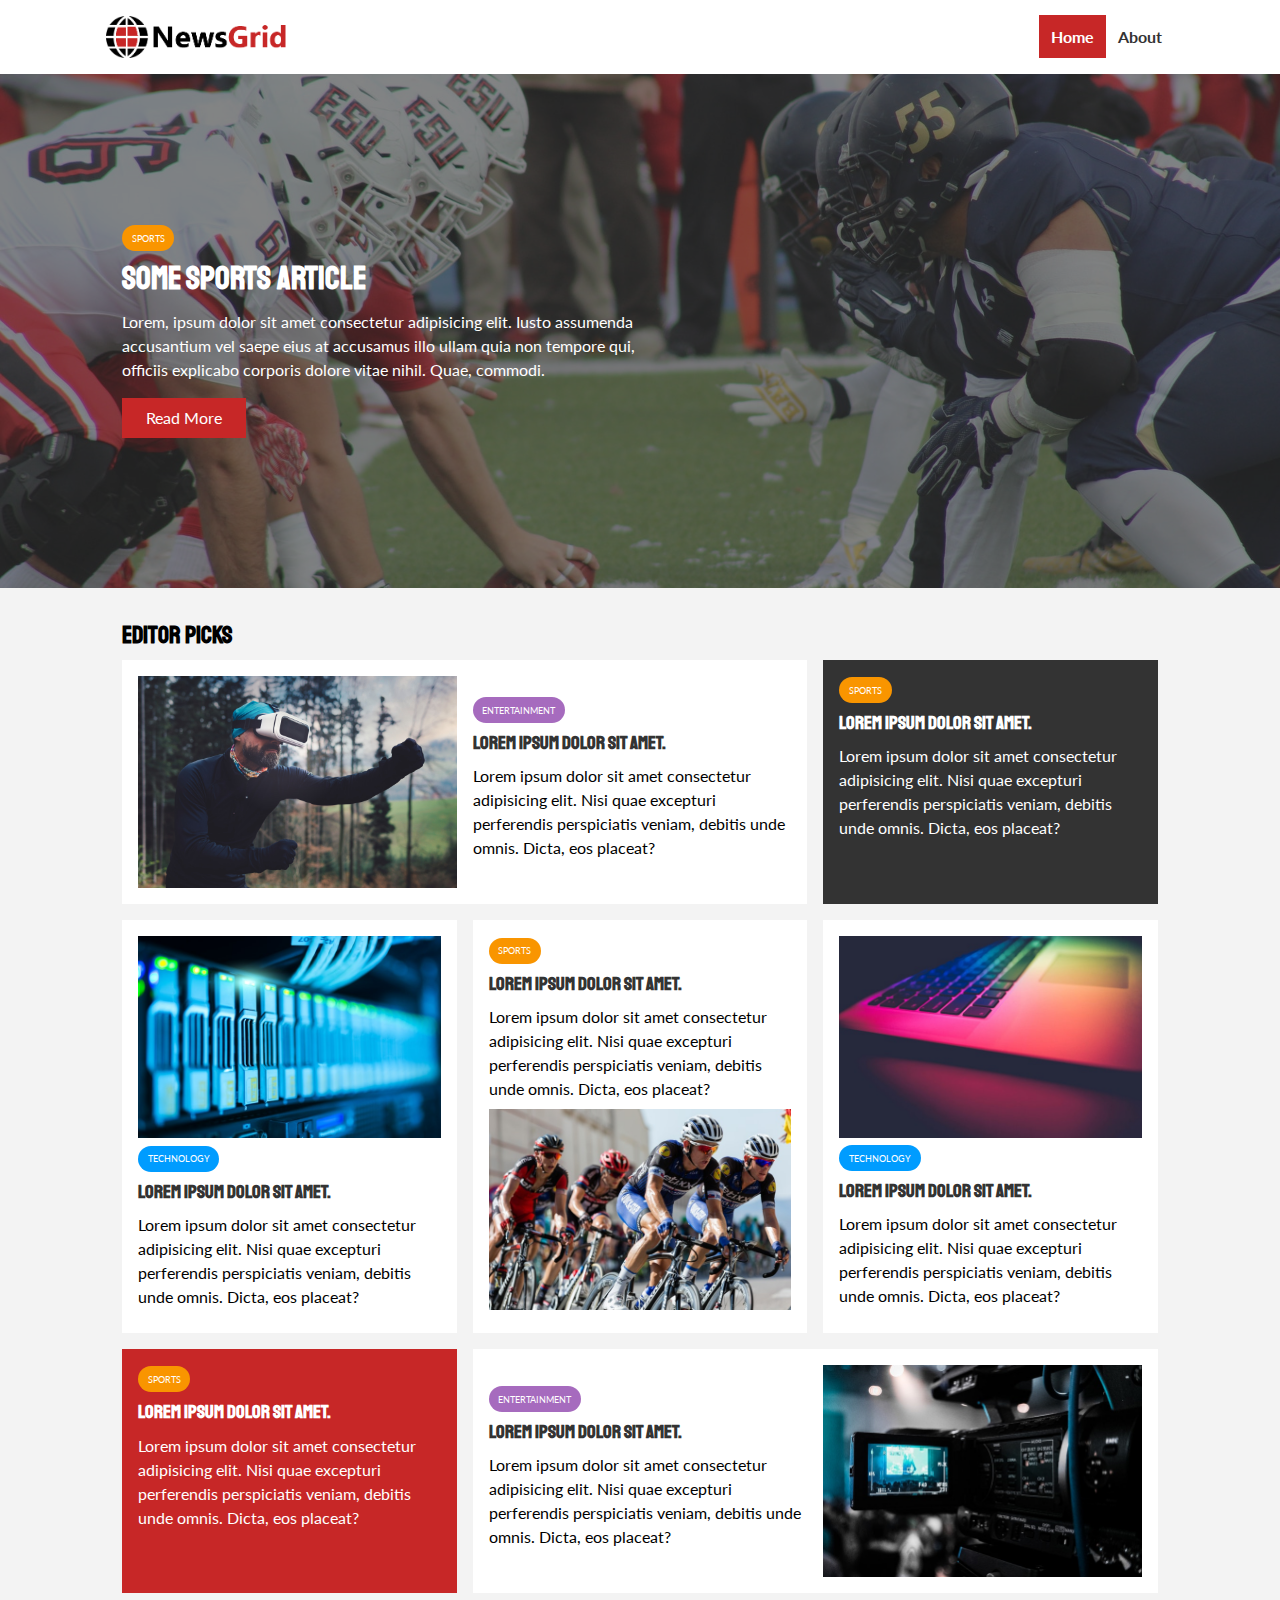
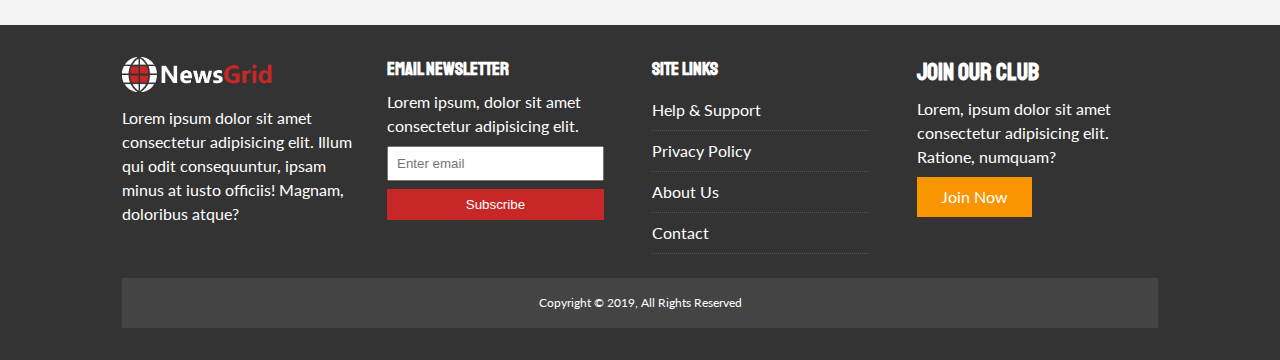
<file: index.html>
<!DOCTYPE html>
<html lang="en">

<head>
    <meta charset="UTF-8">
    <meta name="viewport" content="width=device-width, initial-scale=1.0">
    <meta http-equiv="X-UA-Compatible" content="ie=edge">
    <link rel="stylesheet" href="https://use.fontawesome.com/releases/v5.7.2/css/all.css" integrity="sha384-fnmOCqbTlWIlj8LyTjo7mOUStjsKC4pOpQbqyi7RrhN7udi9RwhKkMHpvLbHG9Sr"
        crossorigin="anonymous">

    <link href="https://fonts.googleapis.com/css?family=Lato|Staatliches" rel="stylesheet">
    <link rel="stylesheet" href="css/style.css">
    <link rel="stylesheet" media="screen and (max-width: 768px)" href="css/mobile.css">
    <link rel="shortcut icon" type="image/x-icon" href="favicon.ico">
    <title>News Grid | Latest News</title>
</head>

<body>
    <nav id="main-nav">
        <div class="container">
            <img src="img/logo.png" alt="NewsGrid" class="logo">
            <div class="social">
                <a href="http://facebook.com" target="_blank"><i class="fab fa-facebook fa-2x"></i></a>
                <a href="http://twitter.com" target="_blank"><i class="fab fa-twitter fa-2x"></i></a>
                <a href="http://instagram.com" target="_blank"><i class="fab fa-instagram fa-2x"></i></a>
                <a href="http://youtube.com" target="_blank"><i class="fab fa-youtube fa-2x"></i></a>
            </div>

            <ul>
                <li><a href="index.html" class="current">Home</a></li>
                <li><a href="about.html">About</a></li>
            </ul>
        </div>
    </nav>

    <!-- Showcase -->
    <header id="showcase">
        <div class="container">
            <div class="showcase-container">
                <div class="showcase-content">
                    <div class="category category-sports">Sports</div>
                    <h1>Some Sports Article</h1>
                    <p>Lorem, ipsum dolor sit amet consectetur adipisicing elit. Iusto assumenda accusantium
                        vel saepe eius at accusamus illo ullam quia non tempore qui, officiis explicabo
                        corporis dolore vitae nihil. Quae, commodi.</p>
                    <a href="article.html" class="btn btn-primary">Read More</a>
                </div>
            </div>
        </div>
    </header>

    <!-- Home Articles -->
    <section id="home-articles" class="py-2">
        <div class="container">
            <h2>Editor Picks</h2>
            <div class="articles-container">
                <article class="card">
                    <img src="img/articles/ent1.jpg" alt="">
                    <div>
                        <div class="category category-ent">Entertainment</div>
                        <h3>
                            <a href="article.html">Lorem ipsum dolor sit amet.</a>
                        </h3>
                        <p>Lorem ipsum dolor sit amet consectetur adipisicing elit. Nisi quae excepturi
                            perferendis perspiciatis veniam, debitis unde omnis. Dicta, eos placeat?</p>
                    </div>
                </article>
                <article class="card bg-dark">
                    <div class="category category-sports">Sports</div>
                    <h3>
                        <a href="article.html">Lorem ipsum dolor sit amet.</a>
                    </h3>
                    <p>Lorem ipsum dolor sit amet consectetur adipisicing elit. Nisi quae excepturi
                        perferendis perspiciatis veniam, debitis unde omnis. Dicta, eos placeat?</p>
                </article>
                <article class="card">
                    <img src="img/articles/tech1.jpg" alt="">
                    <div class="category category-tech">Technology</div>
                    <h3>
                        <a href="article.html">Lorem ipsum dolor sit amet.</a>
                    </h3>
                    <p>Lorem ipsum dolor sit amet consectetur adipisicing elit. Nisi quae excepturi
                        perferendis perspiciatis veniam, debitis unde omnis. Dicta, eos placeat?</p>
                </article>
                <article class="card">
                    <div class="category category-sports">Sports</div>
                    <h3>
                        <a href="article.html">Lorem ipsum dolor sit amet.</a>
                    </h3>
                    <p>Lorem ipsum dolor sit amet consectetur adipisicing elit. Nisi quae excepturi
                        perferendis perspiciatis veniam, debitis unde omnis. Dicta, eos placeat?</p>
                    <img src="img/articles/sports1.jpg" alt="">
                </article>
                <article class="card">
                    <img src="img/articles/tech2.jpg" alt="">
                    <div class="category category-tech">Technology</div>
                    <h3>
                        <a href="article.html">Lorem ipsum dolor sit amet.</a>
                    </h3>
                    <p>Lorem ipsum dolor sit amet consectetur adipisicing elit. Nisi quae excepturi
                        perferendis perspiciatis veniam, debitis unde omnis. Dicta, eos placeat?</p>
                </article>
                <article class="card bg-primary">
                    <div class="category category-sports">Sports</div>
                    <h3>
                        <a href="article.html">Lorem ipsum dolor sit amet.</a>
                    </h3>
                    <p>Lorem ipsum dolor sit amet consectetur adipisicing elit. Nisi quae excepturi
                        perferendis perspiciatis veniam, debitis unde omnis. Dicta, eos placeat?</p>
                </article>
                <article class="card">
                    <div>
                        <div class="category category-ent">Entertainment</div>
                        <h3>
                            <a href="article.html">Lorem ipsum dolor sit amet.</a>
                        </h3>
                        <p>Lorem ipsum dolor sit amet consectetur adipisicing elit. Nisi quae excepturi
                            perferendis perspiciatis veniam, debitis unde omnis. Dicta, eos placeat?</p>
                    </div>
                    <img src="img/articles/ent2.jpg" alt="">
                </article>
            </div>
        </div>
    </section>

    <!-- Footer -->
    <footer id="main-footer" class="py-2">
        <div class="container footer-container">
            <div>
                <img src="img/logo_light.png" alt="NewsGrid">
                <p>Lorem ipsum dolor sit amet consectetur adipisicing elit. Illum qui odit consequuntur,
                    ipsam
                    minus at iusto officiis! Magnam, doloribus atque?</p>
            </div>


            <div>
                <h3>Email Newsletter</h3>
                <p>Lorem ipsum, dolor sit amet consectetur adipisicing elit.</p>
                <form name="contact" method="POST" data-netlify="true">
                    <input type="email" name="email" placeholder="Enter email">
                    <input type="submit" value="Subscribe" class="btn btn-primary">
                </form>
            </div>

            <div>
                <h3>Site Links</h3>
                <ul class="list">
                    <li><a href="#">Help & Support</a></li>
                    <li><a href="#">Privacy Policy</a></li>
                    <li><a href="#">About Us</a></li>
                    <li><a href="#">Contact</a></li>
                </ul>
            </div>

            <div>
                <h2>Join Our Club</h2>
                <p>Lorem, ipsum dolor sit amet consectetur adipisicing elit. Ratione, numquam?</p>
                <a href="#" class="btn btn-secondary">Join Now</a>
            </div>

            <div>
                <p>Copyright &copy; 2019, All Rights Reserved</p>
            </div>

        </div>
    </footer>

</body>

</html>
</file>
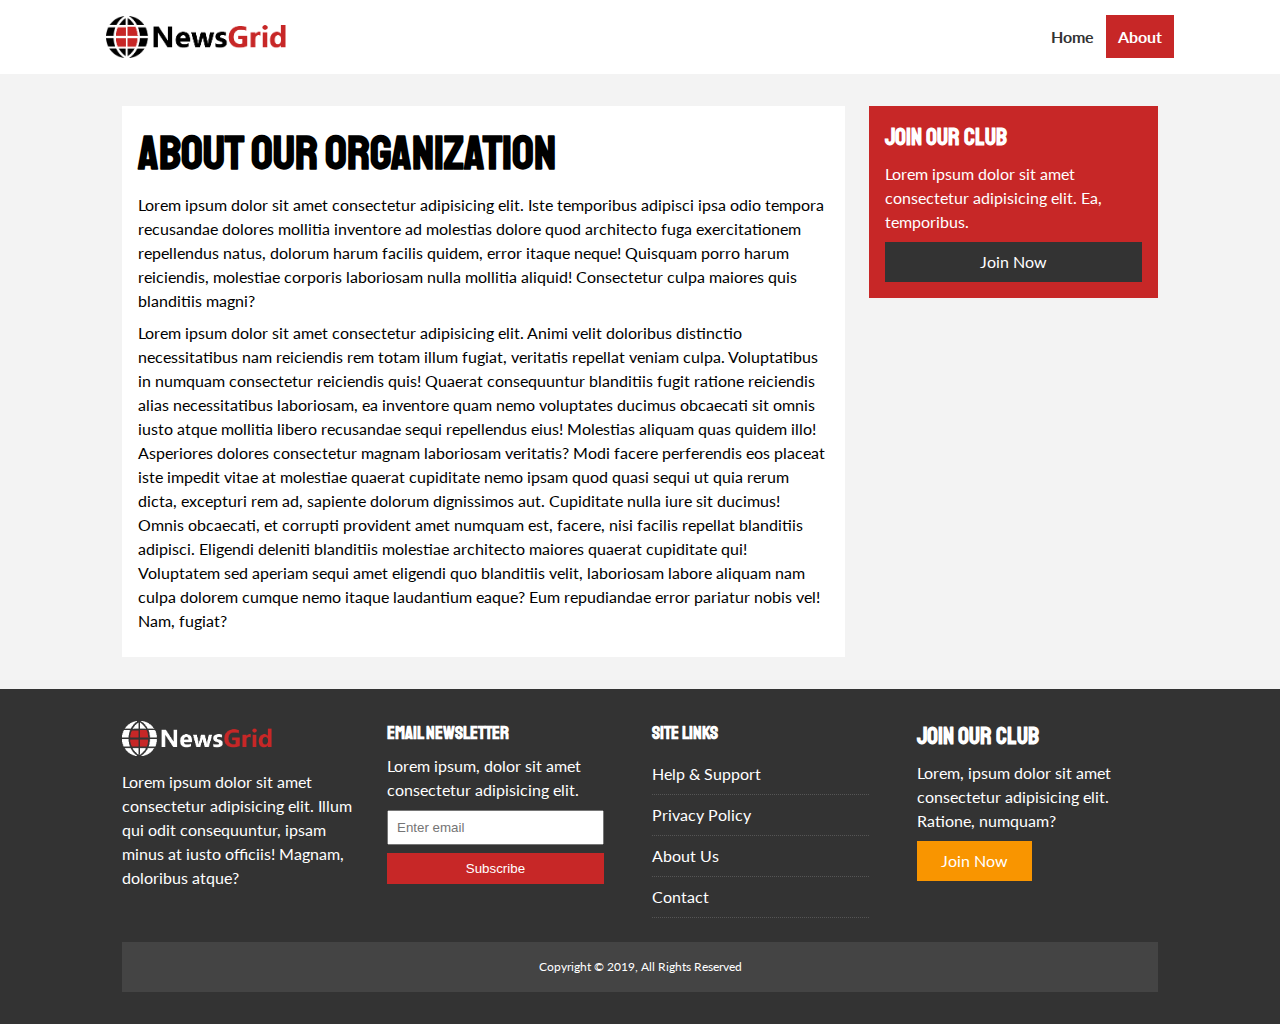
<file: about.html>
<!DOCTYPE html>
<html lang="en">

<head>
    <meta charset="UTF-8">
    <meta name="viewport" content="width=device-width, initial-scale=1.0">
    <meta http-equiv="X-UA-Compatible" content="ie=edge">
    <link rel="stylesheet" href="https://use.fontawesome.com/releases/v5.7.2/css/all.css" integrity="sha384-fnmOCqbTlWIlj8LyTjo7mOUStjsKC4pOpQbqyi7RrhN7udi9RwhKkMHpvLbHG9Sr"
        crossorigin="anonymous">

    <link href="https://fonts.googleapis.com/css?family=Lato|Staatliches" rel="stylesheet">
    <link rel="stylesheet" href="css/style.css">
    <link rel="stylesheet" media="screen and (max-width: 768px)" href="css/mobile.css">
    <link rel="shortcut icon" type="image/x-icon" href="favicon.ico">
    <title>News Grid | About</title>
</head>

<body>
    <nav id="main-nav">
        <div class="container">
            <img src="img/logo.png" alt="NewsGrid" class="logo">
            <div class="social">
                <a href="http://facebook.com" target="_blank"><i class="fab fa-facebook fa-2x"></i></a>
                <a href="http://twitter.com" target="_blank"><i class="fab fa-twitter fa-2x"></i></a>
                <a href="http://instagram.com" target="_blank"><i class="fab fa-instagram fa-2x"></i></a>
                <a href="http://youtube.com" target="_blank"><i class="fab fa-youtube fa-2x"></i></a>
            </div>

            <ul>
                <li><a href="index.html">Home</a></li>
                <li><a href="about.html" class="current">About</a></li>
            </ul>
        </div>
    </nav>

    <section id="about">
        <div class="container">
            <div class="page-container">
                <article class="card">
                    <h1 class="l-heading">About Our Organization</h1>
                    <p>Lorem ipsum dolor sit amet consectetur adipisicing elit. Iste temporibus adipisci ipsa
                        odio tempora recusandae dolores mollitia inventore ad molestias dolore quod
                        architecto fuga exercitationem repellendus natus, dolorum harum facilis quidem, error
                        itaque neque! Quisquam porro harum reiciendis, molestiae corporis laboriosam nulla
                        mollitia aliquid! Consectetur culpa maiores quis blanditiis magni?</p>
                    <p>Lorem ipsum dolor sit amet consectetur adipisicing elit. Animi velit doloribus
                        distinctio necessitatibus nam reiciendis rem totam illum fugiat, veritatis repellat
                        veniam culpa. Voluptatibus in numquam consectetur reiciendis quis! Quaerat
                        consequuntur blanditiis fugit ratione reiciendis alias necessitatibus laboriosam, ea
                        inventore quam nemo voluptates ducimus obcaecati sit omnis iusto atque mollitia
                        libero recusandae sequi repellendus eius! Molestias aliquam quas quidem illo!
                        Asperiores dolores consectetur magnam laboriosam veritatis? Modi facere perferendis
                        eos placeat iste impedit vitae at molestiae quaerat cupiditate nemo ipsam quod quasi
                        sequi ut quia rerum dicta, excepturi rem ad, sapiente dolorum dignissimos aut.
                        Cupiditate nulla iure sit ducimus! Omnis obcaecati, et corrupti provident amet
                        numquam est, facere, nisi facilis repellat blanditiis adipisci. Eligendi deleniti
                        blanditiis molestiae architecto maiores quaerat cupiditate qui! Voluptatem sed
                        aperiam sequi amet eligendi quo blanditiis velit, laboriosam labore aliquam nam culpa
                        dolorem cumque nemo itaque laudantium eaque? Eum repudiandae error pariatur nobis
                        vel! Nam, fugiat?</p>
                </article>
                <aside class="card bg-primary">
                    <h2>Join Our Club</h2>
                    <p>Lorem ipsum dolor sit amet consectetur adipisicing elit. Ea, temporibus.</p>
                    <a href="" class="btn btn-dark btn-block">Join Now</a>
                </aside>
            </div>
        </div>
    </section>

    <!-- Footer -->
    <footer id="main-footer" class="py-2">
        <div class="container footer-container">
            <div>
                <img src="img/logo_light.png" alt="NewsGrid">
                <p>Lorem ipsum dolor sit amet consectetur adipisicing elit. Illum qui odit consequuntur,
                    ipsam
                    minus at iusto officiis! Magnam, doloribus atque?</p>
            </div>


            <div>
                <h3>Email Newsletter</h3>
                <p>Lorem ipsum, dolor sit amet consectetur adipisicing elit.</p>
                <form name="contact" method="POST" data-netlify="true">
                    <input type="email" name="email" placeholder="Enter email">
                    <input type="submit" value="Subscribe" class="btn btn-primary">
                </form>
            </div>

            <div>
                <h3>Site Links</h3>
                <ul class="list">
                    <li><a href="#">Help & Support</a></li>
                    <li><a href="#">Privacy Policy</a></li>
                    <li><a href="#">About Us</a></li>
                    <li><a href="#">Contact</a></li>
                </ul>
            </div>

            <div>
                <h2>Join Our Club</h2>
                <p>Lorem, ipsum dolor sit amet consectetur adipisicing elit. Ratione, numquam?</p>
                <a href="#" class="btn btn-secondary">Join Now</a>
            </div>

            <div>
                <p>Copyright &copy; 2019, All Rights Reserved</p>
            </div>

        </div>
    </footer>

</body>

</html>
</file>
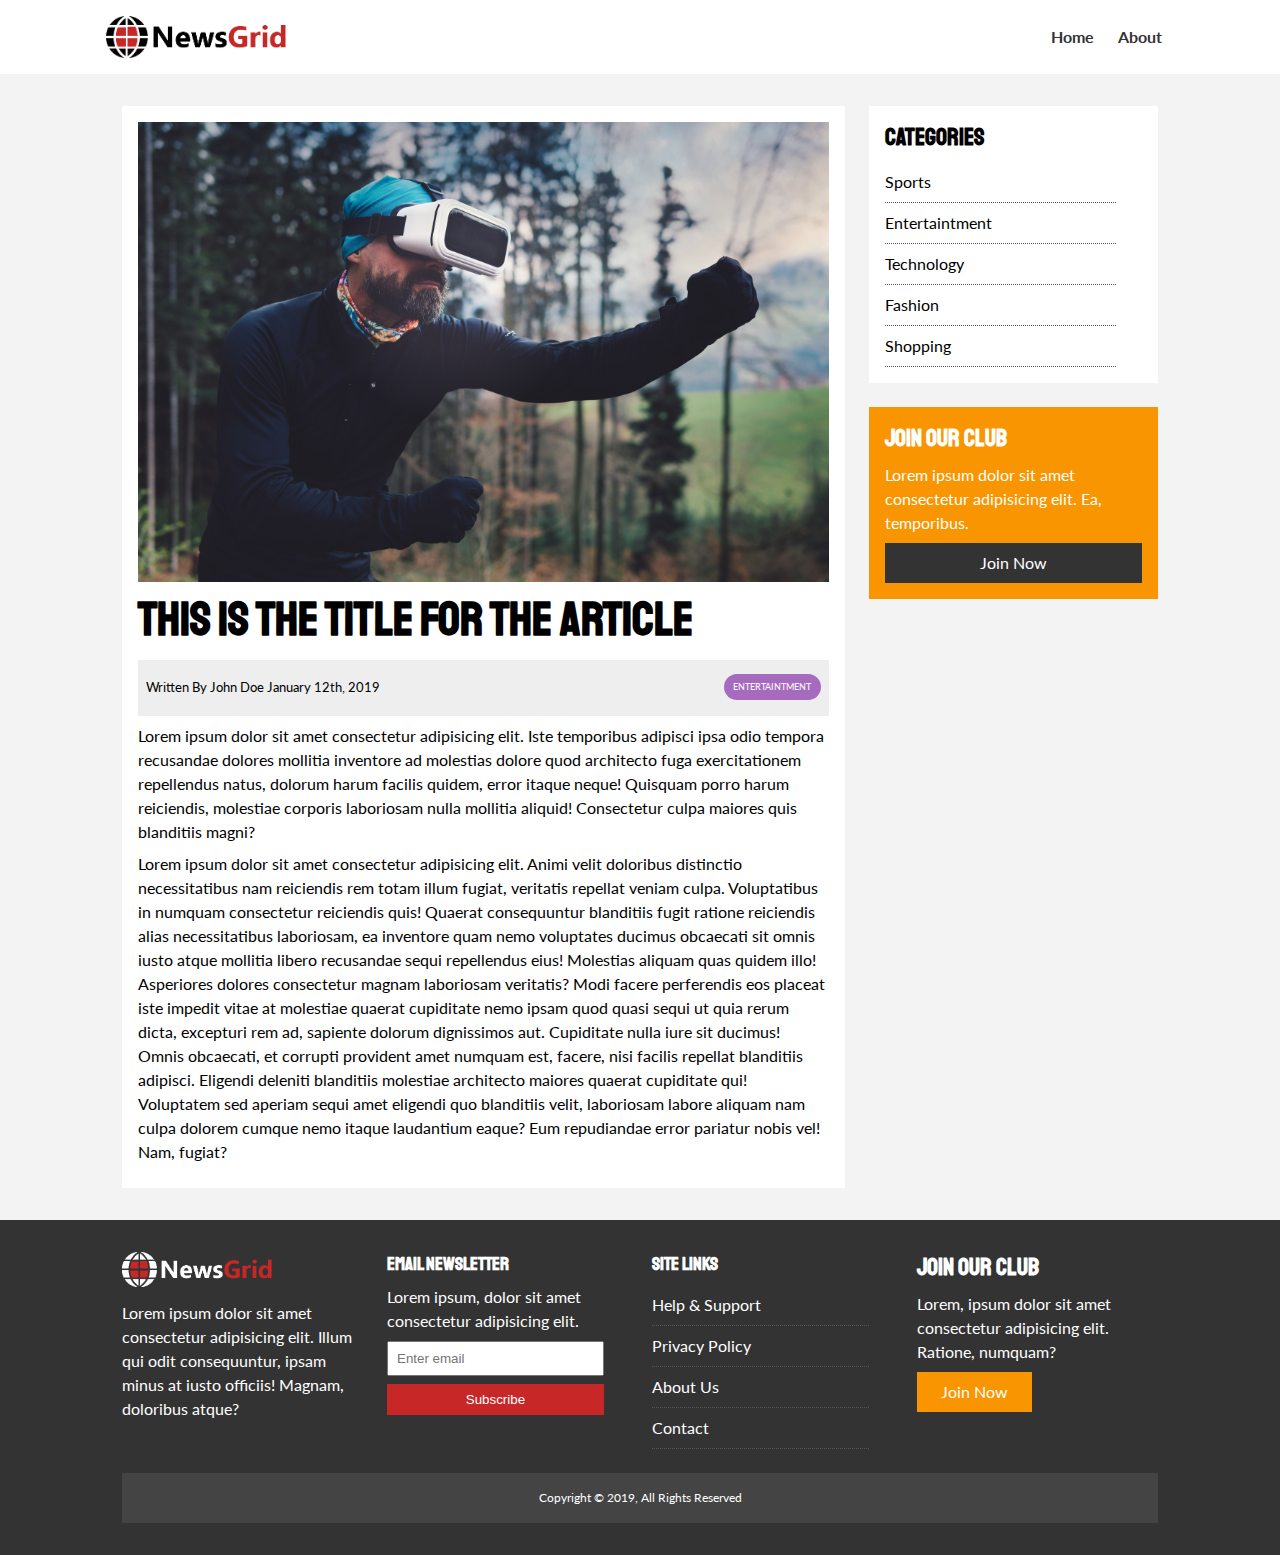
<file: article.html>
<!DOCTYPE html>
<html lang="en">

<head>
    <meta charset="UTF-8">
    <meta name="viewport" content="width=device-width, initial-scale=1.0">
    <meta http-equiv="X-UA-Compatible" content="ie=edge">
    <link rel="stylesheet" href="https://use.fontawesome.com/releases/v5.7.2/css/all.css" integrity="sha384-fnmOCqbTlWIlj8LyTjo7mOUStjsKC4pOpQbqyi7RrhN7udi9RwhKkMHpvLbHG9Sr"
        crossorigin="anonymous">

    <link href="https://fonts.googleapis.com/css?family=Lato|Staatliches" rel="stylesheet">
    <link rel="stylesheet" href="css/style.css">
    <link rel="stylesheet" media="screen and (max-width: 768px)" href="css/mobile.css">
    <link rel="shortcut icon" type="image/x-icon" href="favicon.ico">
    <title>News Grid | Latest News</title>
</head>

<body>
    <nav id="main-nav">
        <div class="container">
            <img src="img/logo.png" alt="NewsGrid" class="logo">
            <div class="social">
                <a href="http://facebook.com" target="_blank"><i class="fab fa-facebook fa-2x"></i></a>
                <a href="http://twitter.com" target="_blank"><i class="fab fa-twitter fa-2x"></i></a>
                <a href="http://instagram.com" target="_blank"><i class="fab fa-instagram fa-2x"></i></a>
                <a href="http://youtube.com" target="_blank"><i class="fab fa-youtube fa-2x"></i></a>
            </div>

            <ul>
                <li><a href="index.html">Home</a></li>
                <li><a href="about.html">About</a></li>
            </ul>
        </div>
    </nav>

    <section id="article">
        <div class="container">
            <div class="page-container">
                <article class="card">
                    <img src="img/articles/ent1.jpg" alt="">
                    <h1 class="l-heading">This is the title for the article</h1>
                    <div class="meta">
                        <small>
                            <i class="fas fa-user"></i> Written By John Doe January 12th, 2019
                        </small>
                        <div class="category category-ent">Entertaintment</div>
                    </div>
                    <p>Lorem ipsum dolor sit amet consectetur adipisicing elit. Iste temporibus adipisci ipsa
                        odio tempora recusandae dolores mollitia inventore ad molestias dolore quod
                        architecto fuga exercitationem repellendus natus, dolorum harum facilis quidem, error
                        itaque neque! Quisquam porro harum reiciendis, molestiae corporis laboriosam nulla
                        mollitia aliquid! Consectetur culpa maiores quis blanditiis magni?</p>
                    <p>Lorem ipsum dolor sit amet consectetur adipisicing elit. Animi velit doloribus
                        distinctio necessitatibus nam reiciendis rem totam illum fugiat, veritatis repellat
                        veniam culpa. Voluptatibus in numquam consectetur reiciendis quis! Quaerat
                        consequuntur blanditiis fugit ratione reiciendis alias necessitatibus laboriosam, ea
                        inventore quam nemo voluptates ducimus obcaecati sit omnis iusto atque mollitia
                        libero recusandae sequi repellendus eius! Molestias aliquam quas quidem illo!
                        Asperiores dolores consectetur magnam laboriosam veritatis? Modi facere perferendis
                        eos placeat iste impedit vitae at molestiae quaerat cupiditate nemo ipsam quod quasi
                        sequi ut quia rerum dicta, excepturi rem ad, sapiente dolorum dignissimos aut.
                        Cupiditate nulla iure sit ducimus! Omnis obcaecati, et corrupti provident amet
                        numquam est, facere, nisi facilis repellat blanditiis adipisci. Eligendi deleniti
                        blanditiis molestiae architecto maiores quaerat cupiditate qui! Voluptatem sed
                        aperiam sequi amet eligendi quo blanditiis velit, laboriosam labore aliquam nam culpa
                        dolorem cumque nemo itaque laudantium eaque? Eum repudiandae error pariatur nobis
                        vel! Nam, fugiat?</p>
                </article>

                <aside id="categories" class="card">
                    <h2>Categories</h2>
                    <ul class="list">
                        <li><a href="#"><i class="fas fa-chevron-right"></i></a> Sports</li>
                        <li><a href="#"><i class="fas fa-chevron-right"></i></a> Entertaintment</li>
                        <li><a href="#"><i class="fas fa-chevron-right"></i></a> Technology</li>
                        <li><a href="#"><i class="fas fa-chevron-right"></i></a> Fashion</li>
                        <li><a href="#"><i class="fas fa-chevron-right"></i></a> Shopping</li>
                    </ul>
                </aside>

                <aside class="card bg-secondary">
                    <h2>Join Our Club</h2>
                    <p>Lorem ipsum dolor sit amet consectetur adipisicing elit. Ea, temporibus.</p>
                    <a href="" class="btn btn-dark btn-block">Join Now</a>
                </aside>
            </div>
        </div>
    </section>

    <!-- Footer -->
    <footer id="main-footer" class="py-2">
        <div class="container footer-container">
            <div>
                <img src="img/logo_light.png" alt="NewsGrid">
                <p>Lorem ipsum dolor sit amet consectetur adipisicing elit. Illum qui odit consequuntur,
                    ipsam
                    minus at iusto officiis! Magnam, doloribus atque?</p>
            </div>


            <div>
                <h3>Email Newsletter</h3>
                <p>Lorem ipsum, dolor sit amet consectetur adipisicing elit.</p>
                <form name="contact" method="POST" data-netlify="true">
                    <input type="email" name="email" placeholder="Enter email">
                    <input type="submit" value="Subscribe" class="btn btn-primary">
                </form>
            </div>

            <div>
                <h3>Site Links</h3>
                <ul class="list">
                    <li><a href="#">Help & Support</a></li>
                    <li><a href="#">Privacy Policy</a></li>
                    <li><a href="#">About Us</a></li>
                    <li><a href="#">Contact</a></li>
                </ul>
            </div>

            <div>
                <h2>Join Our Club</h2>
                <p>Lorem, ipsum dolor sit amet consectetur adipisicing elit. Ratione, numquam?</p>
                <a href="#" class="btn btn-secondary">Join Now</a>
            </div>

            <div>
                <p>Copyright &copy; 2019, All Rights Reserved</p>
            </div>

        </div>
    </footer>

</body>

</html>
</file>
<file: css/style.css>
:root {
    --primary-color: #c72727;
    --secondary-color: #f99500;
    --light-color: #f3f3f3;
    --dark-color: #333;
    --max-width: 1100px;
}

.category {
    --sports-color: #f99500;
    --ent-color: #a66bbe;
    --tech-color: #009cff;
}

* {
    margin: 0;
    padding: 0;
    box-sizing: border-box;
}

body {
    font-family: 'Lato', sans-serif;
    line-height: 1.5;
    background: var(--light-color);
}

a {
    color: #333;
    text-decoration: none;
}

ul {
    list-style: none;
}

p {
    margin: .5rem 0;
}

img {
    width: 100%;
}

h1,
h2,
h3,
h4,
h5,
h6 {
    font-family: 'Staatliches', cursive;
    margin-bottom: .55rem;
    line-height: 1.3;
}

/* Utility */
.container {
    max-width: var(--max-width);
    margin: auto;
    padding: 0 2rem;
    overflow: hidden;
}

.category {
    display: inline-block;
    color: #fff;
    font-size: 0.55rem;
    text-transform: uppercase;
    padding: 0.4rem 0.6rem;
    border-radius: 15px;
    margin-bottom: 0.5rem;
}

.category-sports {
    background: var(--sports-color)
}

.category-ent {
    background: var(--ent-color)
}

.category-tech {
    background: var(--tech-color)
}

.btn {
    display: inline-block;
    border: none;
    background: var(--dark-color);
    color: #fff;
    padding: 0.5rem 1.5rem;
}

.btn-light {
    background: var(--light-color);
}

.btn-primary {
    background: var(--primary-color);
}

.btn-secondary {
    background: var(--secondary-color);
}

.btn-block {
    display: block;
    width: 100%;
    text-align: center;
}

.btn:hover {
    opacity: 0.9;
}

.card {
    background: #fff;
    padding: 1rem;
}

.bg-dark {
    background: var(--dark-color);
    color: #fff;
}

.bg-primary {
    background: var(--primary-color);
    color: #fff;
}

.bg-secondary {
    background: var(--secondary-color);
    color: #fff;
}

.bg-dark h1,
.bg-dark h2,
.bg-dark h3,
.bg-dark a,
.bg-primary h1,
.bg-primary h2,
.bg-primary h3,
.bg-primary a,
.bg-secondary h1,
.bg-secondary h2,
.bg-secondary h3,
.bg-secondary a {
    color: #fff;
}

.py-1 {
    padding: 1.5rem 0;
}

.py-2 {
    padding: 2rem 0;
}

.py-3 {
    padding: 3rem 0;
}

.p-1 {
    padding: 1.5rem;
}

.p-2 {
    padding: 2rem;
}

.p-3 {
    padding: 3rem;
}

.l-heading {
    font-size: 3rem;
}

.list li {
    padding: .5rem 0;
    border-bottom: #555 dotted 1px;
    width: 90%;
}

.list li a:hover {
    color: var(--primary-color) !important;
}

/* Inner page grid container */
.page-container {
    display: grid;
    grid-template-columns: 5fr 2fr;
    margin: 2rem 0;
    grid-gap: 1.5rem;
}

.page-container>*:first-child {
    grid-row: 1 / span 3;
}

/* Navigation */
#main-nav {
    background: #fff;
    position: sticky;
    top: 0;
    z-index: 2;
}

#main-nav .container {
    display: grid;
    grid-template-columns: 6fr 3fr 2fr;
    padding: 1rem;
    align-items: center;
}

#main-nav .logo {
    width: 180px;
}

#main-nav ul {
    justify-self: end;
    display: flex;
}

#main-nav ul li a {
    padding: 0.75rem;
    font-weight: bold;
}

#main-nav ul li a.current {
    background: var(--primary-color);
    color: #fff;
}

#main-nav ul li a:hover {
    background: var(--light-color);
    color: var(--dark-color);
}

#main-nav .social {
    justify-self: center;
}

#main-nav .social i {
    color: #777;
    margin-right: .5rem;
}

/* Showcase */
#showcase {
    color: #fff;
    background: #333;
    padding: 2rem;
    position: relative;
}

#showcase:before {
    content: '';
    background: url('../img/featured.jpg') no-repeat center center/cover;
    position: absolute;
    top: 0;
    left: 0;
    width: 100%;
    height: 100%;
    opacity: 0.4;
}

#showcase .showcase-container {
    display: grid;
    grid-template-columns: repeat(2, 1fr);
    justify-content: center;
    align-items: center;
    height: 50vh;
}

#showcase .showcase-content {
    z-index: 1;
}

#showcase .showcase-content p {
    margin-bottom: 1rem;
}

/* Home Articles */
#home-articles .articles-container {
    display: grid;
    grid-template-columns: repeat(3, 1fr);
    grid-gap: 1rem;
}

#home-articles .articles-container>*:first-child,
#home-articles .articles-container>*:last-child {
    display: grid;
    grid-template-columns: repeat(2, 1fr);
    grid-gap: 1rem;
    align-items: center;
    grid-column: 1 / span 2;
}

#home-articles .articles-container>*:last-child {
    grid-column: 2 / span 2;
}

#article .meta {
    display: flex;
    justify-content: space-between;
    align-items: center;
    background: #eee;
    padding: .5rem;
}

#article .meta .category {
    margin-top: .4rem;
}

/* Footer */
#main-footer {
    background: var(--dark-color);
    color: #fff;
}

#main-footer img {
    width: 150px;
}

#main-footer a {
    color: #fff;
}

#main-footer .footer-container {
    display: grid;
    grid-template-columns: repeat(4, 1fr);
    grid-gap: 1.5rem;
}

#main-footer .footer-container>*:last-child {
    background: #444;
    grid-column: 1 / span 4;
    text-align: center;
    padding: .5rem;
    font-size: 0.75rem;
}

#main-footer .footer-container input[type='email'] {
    width: 90%;
    padding: 0.5rem;
    margin-bottom: 0.5rem;
}

#main-footer .footer-container input[type='submit'] {
    width: 90%;
}
</file>
<file: css/mobile.css>
/* Navigation */
#main-nav .social {
    display: none;
}

#main-nav .container {
    grid-template-columns: 1fr;
    grid-gap: 1.2rem;
}

#main-nav ul,
#main-nav .logo {
    justify-self: center;
}

#main-nav ul li a {
    padding: 0.5rem;
}

#home-articles .articles-container {
    grid-template-columns: repeat(2, 1fr);
}

#home-articles .articles-container>*:first-child,
#home-articles .articles-container>*:last-child {
    grid-template-columns: 1fr;
    grid-column: 1;
}


@media(max-width: 600px) {

    /* Stack grid items */
    #showcase .showcase-container,
    #home-articles .articles-container,
    #main-footer .footer-container {
        grid-template-columns: 1fr;
    }

    #main-footer .footer-container>*:last-child {
        grid-column: 1;
    }

    #main-footer .footer-container>*:first-child,
    #main-footer .footer-container>*:nth-child(2) {
        border-bottom: #444 dotted 1px;
        padding-bottom: 1rem;
    }

    .page-container {
        grid-template-columns: 1fr;
        text-align: center;
    }

    .page-container>*:first-child {
        grid-row: 1;
    }

    .l-heading {
        font-size: 2rem;
    }
}
</file>
